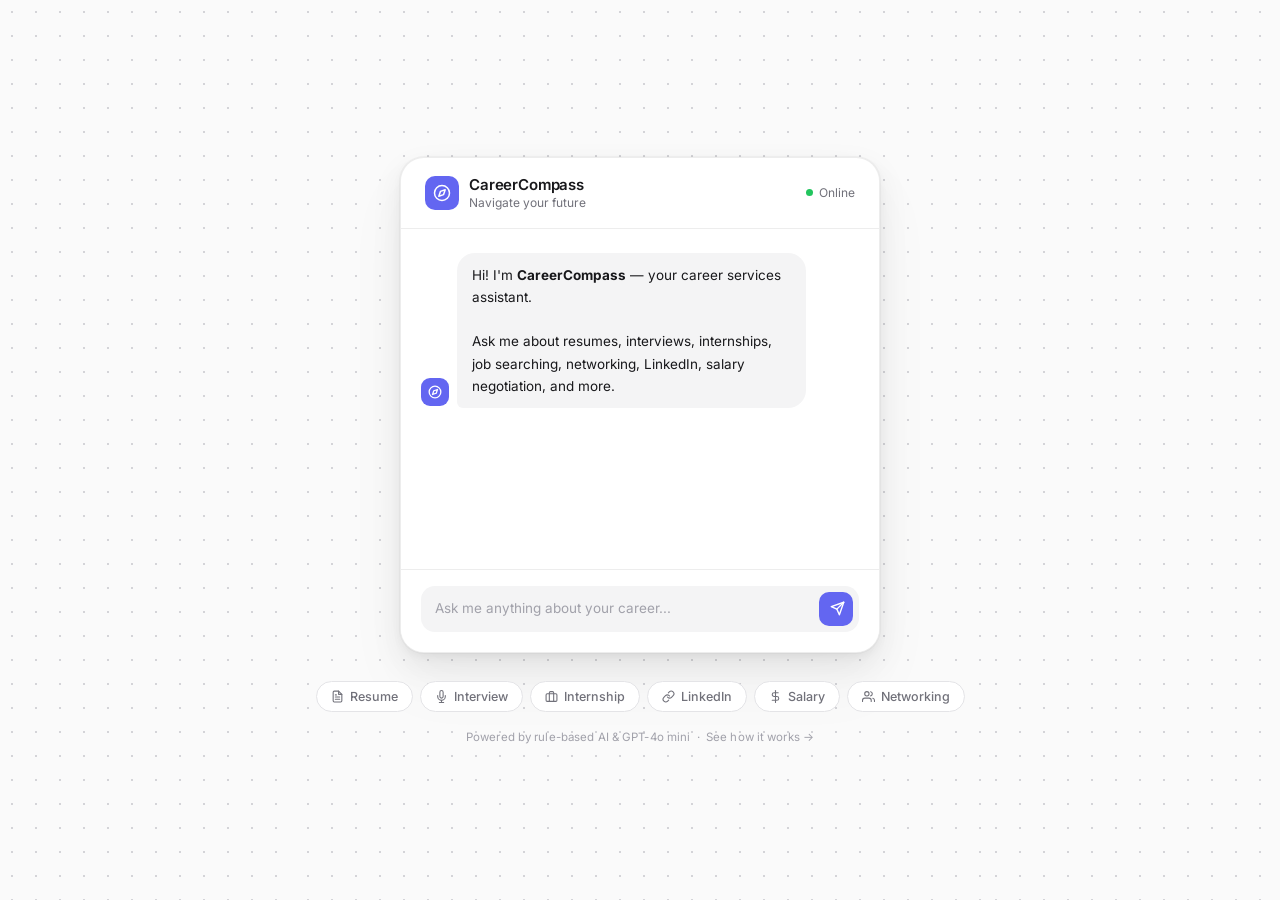
<file: templates/index.html>
<!DOCTYPE html>
<html lang="en">
<head>
  <meta charset="UTF-8" />
  <meta name="viewport" content="width=device-width, initial-scale=1.0" />
  <title>CareerCompass</title>
  <link rel="stylesheet" href="/static/style.css" />
</head>
<body>

  <!-- Chat Card -->
  <div class="chat-card">

    <!-- Header -->
    <div class="chat-header">
      <div class="header-icon">
        <!-- Compass icon -->
        <svg viewBox="0 0 24 24">
          <circle cx="12" cy="12" r="10"/>
          <polygon points="16.24 7.76 14.12 14.12 7.76 16.24 9.88 9.88 16.24 7.76"/>
        </svg>
      </div>
      <div class="header-text">
        <h1>CareerCompass</h1>
        <p>Navigate your future</p>
      </div>
      <div class="header-status">
        <div class="status-dot"></div>
        Online
      </div>
    </div>

    <!-- Messages -->
    <div class="chat-messages" id="chat-messages">

      <!-- Welcome message -->
      <div class="message bot">
        <div class="avatar bot-avatar">
          <svg viewBox="0 0 24 24">
            <circle cx="12" cy="12" r="10"/>
            <polygon points="16.24 7.76 14.12 14.12 7.76 16.24 9.88 9.88 16.24 7.76"/>
          </svg>
        </div>
        <div class="bubble">
          Hi! I'm <strong>CareerCompass</strong> — your career services assistant.<br><br>
          Ask me about resumes, interviews, internships, job searching, networking, LinkedIn, salary negotiation, and more.
        </div>
      </div>

      <!-- Typing indicator (hidden by default) -->
      <div class="typing-indicator" id="typing-indicator">
        <div class="avatar bot-avatar">
          <svg viewBox="0 0 24 24">
            <circle cx="12" cy="12" r="10"/>
            <polygon points="16.24 7.76 14.12 14.12 7.76 16.24 9.88 9.88 16.24 7.76"/>
          </svg>
        </div>
        <div class="typing-bubble">
          <div class="typing-dot"></div>
          <div class="typing-dot"></div>
          <div class="typing-dot"></div>
        </div>
      </div>

    </div>

    <!-- Input -->
    <div class="chat-input-area">
      <div class="input-row">
        <textarea
          id="user-input"
          rows="1"
          placeholder="Ask me anything about your career..."
        ></textarea>
        <button id="send-btn" aria-label="Send">
          <!-- Send arrow -->
          <svg viewBox="0 0 24 24">
            <line x1="22" y1="2" x2="11" y2="13"/>
            <polygon points="22 2 15 22 11 13 2 9 22 2"/>
          </svg>
        </button>
      </div>
    </div>

  </div>

  <!-- Quick-start chips (below card) -->
  <div class="chips-row">
    <button class="chip" onclick="sendChip('How do I write a resume?')">
      <!-- Document icon -->
      <svg viewBox="0 0 24 24"><path d="M14 2H6a2 2 0 0 0-2 2v16a2 2 0 0 0 2 2h12a2 2 0 0 0 2-2V8z"/><polyline points="14 2 14 8 20 8"/><line x1="16" y1="13" x2="8" y2="13"/><line x1="16" y1="17" x2="8" y2="17"/><polyline points="10 9 9 9 8 9"/></svg>
      Resume
    </button>
    <button class="chip" onclick="sendChip('How do I prepare for a job interview?')">
      <!-- Mic icon -->
      <svg viewBox="0 0 24 24"><path d="M12 1a3 3 0 0 0-3 3v8a3 3 0 0 0 6 0V4a3 3 0 0 0-3-3z"/><path d="M19 10v2a7 7 0 0 1-14 0v-2"/><line x1="12" y1="19" x2="12" y2="23"/><line x1="8" y1="23" x2="16" y2="23"/></svg>
      Interview
    </button>
    <button class="chip" onclick="sendChip('How do I find an internship?')">
      <!-- Briefcase icon -->
      <svg viewBox="0 0 24 24"><rect x="2" y="7" width="20" height="14" rx="2" ry="2"/><path d="M16 21V5a2 2 0 0 0-2-2h-4a2 2 0 0 0-2 2v16"/></svg>
      Internship
    </button>
    <button class="chip" onclick="sendChip('How do I optimize my LinkedIn profile?')">
      <!-- Link icon -->
      <svg viewBox="0 0 24 24"><path d="M10 13a5 5 0 0 0 7.54.54l3-3a5 5 0 0 0-7.07-7.07l-1.72 1.71"/><path d="M14 11a5 5 0 0 0-7.54-.54l-3 3a5 5 0 0 0 7.07 7.07l1.71-1.71"/></svg>
      LinkedIn
    </button>
    <button class="chip" onclick="sendChip('How do I negotiate my salary?')">
      <!-- Dollar icon -->
      <svg viewBox="0 0 24 24"><line x1="12" y1="1" x2="12" y2="23"/><path d="M17 5H9.5a3.5 3.5 0 0 0 0 7h5a3.5 3.5 0 0 1 0 7H6"/></svg>
      Salary
    </button>
    <button class="chip" onclick="sendChip('How do I start networking?')">
      <!-- Users icon -->
      <svg viewBox="0 0 24 24"><path d="M17 21v-2a4 4 0 0 0-4-4H5a4 4 0 0 0-4 4v2"/><circle cx="9" cy="7" r="4"/><path d="M23 21v-2a4 4 0 0 0-3-3.87"/><path d="M16 3.13a4 4 0 0 1 0 7.75"/></svg>
      Networking
    </button>
  </div>

  <!-- Footer -->
  <p class="page-footer">
    Powered by rule-based AI &amp; GPT-4o mini &nbsp;·&nbsp;
    <a href="/visualizer" class="footer-link">See how it works →</a>
  </p>

  <script>
    const messagesEl = document.getElementById('chat-messages');
    const inputEl    = document.getElementById('user-input');
    const sendBtn    = document.getElementById('send-btn');
    const typingEl   = document.getElementById('typing-indicator');

    // Auto-resize textarea
    inputEl.addEventListener('input', () => {
      inputEl.style.height = 'auto';
      inputEl.style.height = Math.min(inputEl.scrollHeight, 80) + 'px';
    });

    // Enter to send, Shift+Enter for newline
    inputEl.addEventListener('keydown', (e) => {
      if (e.key === 'Enter' && !e.shiftKey) {
        e.preventDefault();
        sendMessage();
      }
    });

    sendBtn.addEventListener('click', sendMessage);

    function sendChip(text) {
      inputEl.value = text;
      sendMessage();
    }

    function appendMessage(role, text) {
      // Remove typing indicator before appending
      typingEl.classList.remove('visible');

      const wrapper = document.createElement('div');
      wrapper.className = `message ${role}`;

      const avatarSVG = `
        <svg viewBox="0 0 24 24">
          <circle cx="12" cy="12" r="10"/>
          <polygon points="16.24 7.76 14.12 14.12 7.76 16.24 9.88 9.88 16.24 7.76"/>
        </svg>`;

      const userAvatarSVG = `
        <svg viewBox="0 0 24 24">
          <path d="M20 21v-2a4 4 0 0 0-4-4H8a4 4 0 0 0-4 4v2"/>
          <circle cx="12" cy="7" r="4"/>
        </svg>`;

      if (role === 'bot') {
        wrapper.innerHTML = `
          <div class="avatar bot-avatar">${avatarSVG}</div>
          <div class="bubble">${escapeHtml(text)}</div>`;
      } else {
        wrapper.innerHTML = `
          <div class="avatar user-avatar">${userAvatarSVG}</div>
          <div class="bubble">${escapeHtml(text)}</div>`;
      }

      // Insert before typing indicator
      messagesEl.insertBefore(wrapper, typingEl);
      scrollToBottom();
    }

    function showTyping() {
      typingEl.classList.add('visible');
      scrollToBottom();
    }

    function scrollToBottom() {
      messagesEl.scrollTop = messagesEl.scrollHeight;
    }

    function escapeHtml(str) {
      return str
        .replace(/&/g, '&amp;')
        .replace(/</g, '&lt;')
        .replace(/>/g, '&gt;')
        .replace(/\n/g, '<br>');
    }

    async function sendMessage() {
      const text = inputEl.value.trim();
      if (!text) return;

      // Clear input
      inputEl.value = '';
      inputEl.style.height = 'auto';

      // Show user message
      appendMessage('user', text);

      // Show typing indicator
      showTyping();

      try {
        const res = await fetch('/chat', {
          method: 'POST',
          headers: { 'Content-Type': 'application/json' },
          body: JSON.stringify({ message: text }),
        });
        const data = await res.json();
        appendMessage('bot', data.response);
      } catch {
        appendMessage('bot', 'Sorry, something went wrong. Please try again.');
      }
    }
  </script>

</body>
</html>
</file>
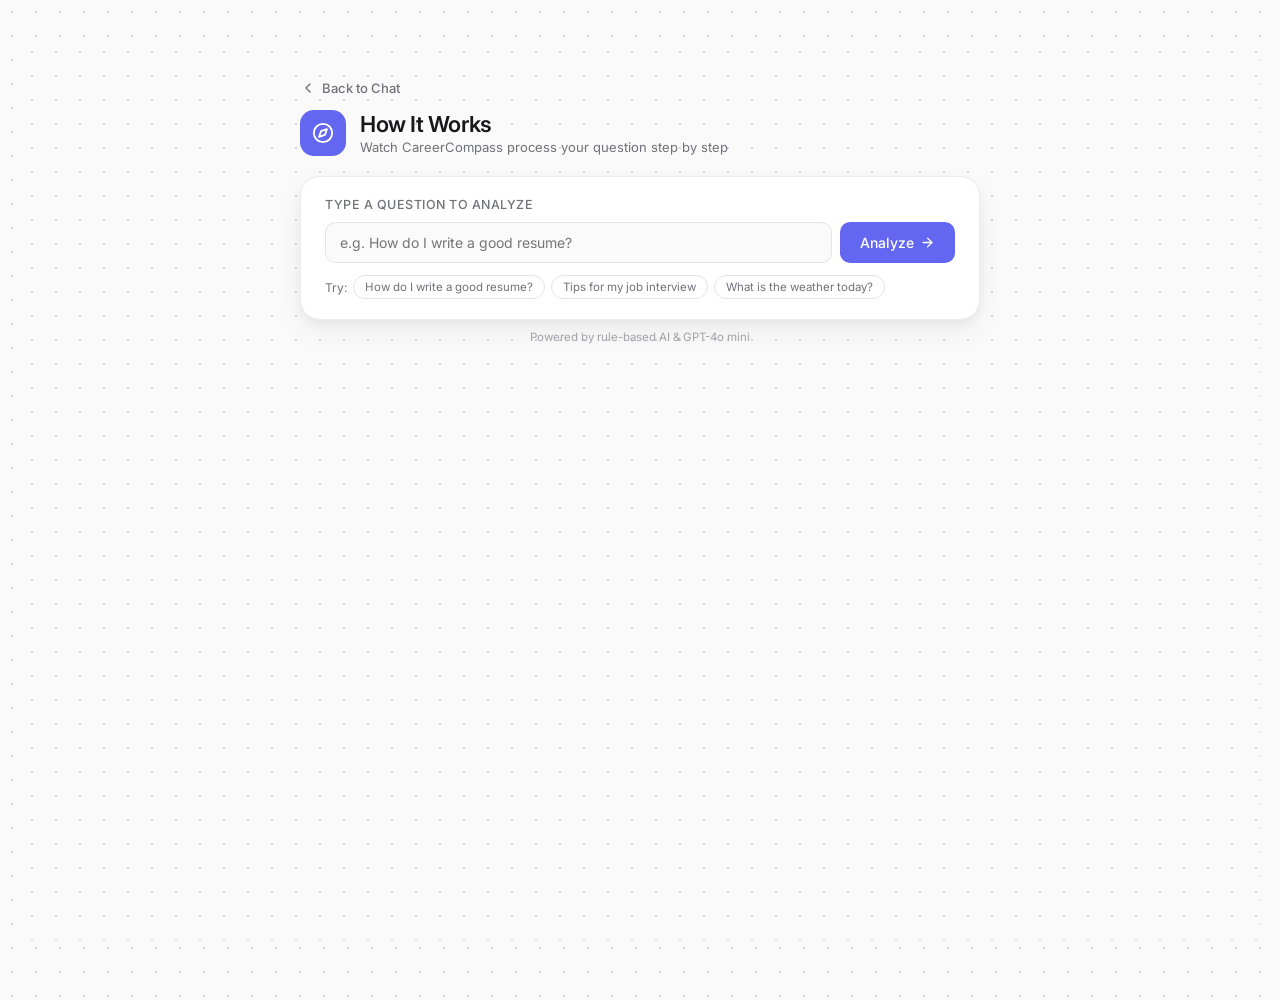
<file: templates/visualizer.html>
<!DOCTYPE html>
<html lang="en">
<head>
  <meta charset="UTF-8" />
  <meta name="viewport" content="width=device-width, initial-scale=1.0" />
  <title>How It Works — CareerCompass</title>
  <link rel="stylesheet" href="/static/visualizer.css" />
</head>
<body>

  <div class="viz-wrap">

    <!-- Header -->
    <div>
      <a href="/" class="back-link">
        <svg viewBox="0 0 24 24"><polyline points="15 18 9 12 15 6"/></svg>
        Back to Chat
      </a>
      <div class="viz-title-group">
        <div class="viz-logo">
          <svg viewBox="0 0 24 24"><circle cx="12" cy="12" r="10"/><polygon points="16.24 7.76 14.12 14.12 7.76 16.24 9.88 9.88 16.24 7.76"/></svg>
        </div>
        <div>
          <h1>How It Works</h1>
          <p>Watch CareerCompass process your question step by step</p>
        </div>
      </div>
    </div>

    <!-- Input card -->
    <div class="input-card">
      <label for="query-input">Type a question to analyze</label>
      <div class="input-row">
        <input type="text" id="query-input" placeholder="e.g. How do I write a good resume?" autocomplete="off" />
        <button id="analyze-btn">
          Analyze
          <svg viewBox="0 0 24 24"><line x1="5" y1="12" x2="19" y2="12"/><polyline points="12 5 19 12 12 19"/></svg>
        </button>
      </div>
      <div class="quick-examples">
        <span>Try:</span>
        <button class="ex-chip" onclick="runExample('How do I write a good resume?')">How do I write a good resume?</button>
        <button class="ex-chip" onclick="runExample('Tips for my job interview')">Tips for my job interview</button>
        <button class="ex-chip" onclick="runExample('What is the weather today?')">What is the weather today?</button>
      </div>
    </div>

    <!-- Loading -->
    <div class="loading-state" id="loading" style="display:none">
      <div class="spinner"></div>
      <span>Analyzing your input...</span>
    </div>

    <!-- Pipeline (hidden until first analysis) -->
    <div id="pipeline" style="display:none">

      <!-- Stage 1 -->
      <div class="stage" id="stage-1">
        <div class="stage-label">
          <span class="stage-num">1</span>
          <span>Raw Input</span>
        </div>
        <div class="stage-content" id="s1-content"></div>
      </div>

      <div class="stage-arrow" id="arrow-1">
        <div class="arrow-line"></div>
        <div class="arrow-label">lowercase + strip punctuation</div>
        <div class="arrow-tip">↓</div>
      </div>

      <!-- Stage 2 -->
      <div class="stage" id="stage-2">
        <div class="stage-label">
          <span class="stage-num">2</span>
          <span>Tokenization</span>
          <code>word_tokenize()</code>
        </div>
        <div class="stage-content" id="s2-content"></div>
      </div>

      <div class="stage-arrow" id="arrow-2">
        <div class="arrow-line"></div>
        <div class="arrow-label">flag stopwords &amp; short words</div>
        <div class="arrow-tip">↓</div>
      </div>

      <!-- Stage 3 -->
      <div class="stage" id="stage-3">
        <div class="stage-label">
          <span class="stage-num">3</span>
          <span>Stopword Removal</span>
        </div>
        <div class="stage-content" id="s3-content"></div>
        <div class="stage-legend">
          <span class="legend-item kept">Kept</span>
          <span class="legend-item stopword">Stopword (removed)</span>
          <span class="legend-item short">Too short (removed)</span>
        </div>
      </div>

      <div class="stage-arrow" id="arrow-3">
        <div class="arrow-line"></div>
        <div class="arrow-label">PorterStemmer — strip suffixes to root form</div>
        <div class="arrow-tip">↓</div>
      </div>

      <!-- Stage 4 -->
      <div class="stage" id="stage-4">
        <div class="stage-label">
          <span class="stage-num">4</span>
          <span>Stemming</span>
          <code>PorterStemmer()</code>
        </div>
        <div class="stage-content" id="s4-content"></div>
      </div>

      <div class="stage-arrow" id="arrow-4">
        <div class="arrow-line"></div>
        <div class="arrow-label">count overlapping stems per intent</div>
        <div class="arrow-tip">↓</div>
      </div>

      <!-- Stage 5 -->
      <div class="stage" id="stage-5">
        <div class="stage-label">
          <span class="stage-num">5</span>
          <span>Intent Scoring</span>
        </div>
        <div class="stage-content" id="s5-content"></div>
      </div>

      <div class="stage-arrow" id="arrow-5">
        <div class="arrow-line"></div>
        <div class="arrow-label">select highest-scoring intent</div>
        <div class="arrow-tip">↓</div>
      </div>

      <!-- Stage 6 -->
      <div class="stage" id="stage-6">
        <div class="stage-label">
          <span class="stage-num">6</span>
          <span>Output</span>
        </div>
        <div class="stage-content" id="s6-content"></div>
      </div>

    </div>

  </div>

  <p class="page-footer">Powered by rule-based AI &amp; GPT-4o mini</p>

  <script>
    const queryInput  = document.getElementById('query-input');
    const analyzeBtn  = document.getElementById('analyze-btn');
    const loadingEl   = document.getElementById('loading');
    const pipelineEl  = document.getElementById('pipeline');

    const stageIds = ['stage-1','stage-2','stage-3','stage-4','stage-5','stage-6'];
    const arrowIds = ['arrow-1','arrow-2','arrow-3','arrow-4','arrow-5'];

    // Timing (ms) each element becomes visible
    const STAGE_DELAYS = [150, 650, 1200, 1750, 2300, 3050];
    const ARROW_DELAYS = [400, 950, 1500, 2050, 2700];
    const BAR_DELAY    = 2600; // after stage-5 appears

    analyzeBtn.addEventListener('click', analyze);
    queryInput.addEventListener('keydown', e => { if (e.key === 'Enter') analyze(); });

    function runExample(text) {
      queryInput.value = text;
      analyze();
    }

    function fmt(name) {
      return name.split('_').map(w => w[0].toUpperCase() + w.slice(1)).join(' ');
    }

    function esc(str) {
      return String(str)
        .replace(/&/g, '&amp;')
        .replace(/</g, '&lt;')
        .replace(/>/g, '&gt;')
        .replace(/"/g, '&quot;');
    }

    function reset() {
      stageIds.forEach(id => document.getElementById(id).classList.remove('stage--active'));
      arrowIds.forEach(id => document.getElementById(id).classList.remove('stage--active'));
      document.querySelectorAll('.score-bar-fill').forEach(b => { b.style.width = '0'; });
    }

    async function analyze() {
      const query = queryInput.value.trim();
      if (!query) return;

      reset();
      pipelineEl.style.display = 'none';
      loadingEl.style.display  = 'flex';
      analyzeBtn.disabled = true;

      try {
        const res  = await fetch('/analyze', {
          method: 'POST',
          headers: { 'Content-Type': 'application/json' },
          body: JSON.stringify({ message: query }),
        });
        const data = await res.json();

        if (data.error) {
          loadingEl.style.display = 'none';
          analyzeBtn.disabled = false;
          alert(data.error);
          return;
        }

        buildStage1(data);
        buildStage2(data);
        buildStage3(data);
        buildStage4(data);
        buildStage5(data);
        buildStage6(data);

        loadingEl.style.display = 'none';
        pipelineEl.style.display = 'flex';
        pipelineEl.style.flexDirection = 'column';
        analyzeBtn.disabled = false;

        // Reveal stages one by one
        stageIds.forEach((id, i) => {
          setTimeout(() => document.getElementById(id).classList.add('stage--active'), STAGE_DELAYS[i]);
        });
        arrowIds.forEach((id, i) => {
          setTimeout(() => document.getElementById(id).classList.add('stage--active'), ARROW_DELAYS[i]);
        });

        // Animate score bars after stage-5 appears
        setTimeout(() => {
          document.querySelectorAll('.score-bar-fill').forEach(bar => {
            bar.style.width = (bar.dataset.pct || 0) + '%';
          });
        }, BAR_DELAY);

        // Scroll to pipeline
        setTimeout(() => pipelineEl.scrollIntoView({ behavior: 'smooth', block: 'start' }), 80);

      } catch (err) {
        loadingEl.style.display = 'none';
        analyzeBtn.disabled = false;
        alert('Something went wrong. Is the server running?');
      }
    }

    /* ── Stage builders ── */

    function buildStage1(data) {
      document.getElementById('s1-content').innerHTML =
        `<div class="raw-input-box">"${esc(data.raw)}"</div>`;
    }

    function buildStage2(data) {
      const chips = data.token_info
        .map(t => `<span class="token plain">${esc(t.word)}</span>`)
        .join('');
      document.getElementById('s2-content').innerHTML =
        `<div class="token-wrap">${chips || '<em class="no-tokens-msg">No tokens found</em>'}</div>`;
    }

    function buildStage3(data) {
      const chips = data.token_info
        .map(t => `<span class="token ${esc(t.status)}">${esc(t.word)}</span>`)
        .join('');
      document.getElementById('s3-content').innerHTML =
        `<div class="token-wrap">${chips || '<em class="no-tokens-msg">No tokens</em>'}</div>`;
    }

    function buildStage4(data) {
      if (!data.stem_pairs.length) {
        document.getElementById('s4-content').innerHTML =
          '<p class="no-tokens-msg">No tokens survived — all words were stopwords or too short.</p>';
        return;
      }
      const pairs = data.stem_pairs.map(p => `
        <div class="stem-pair">
          <span class="stem-original">${esc(p.word)}</span>
          <span class="stem-arrow-icon">→</span>
          <span class="stem-result">${esc(p.stem)}</span>
        </div>`).join('');
      document.getElementById('s4-content').innerHTML =
        `<div class="stem-grid">${pairs}</div>`;
    }

    function buildStage5(data) {
      const maxScore = Math.max(1, ...data.scores.map(s => s.score));
      const winnerName = data.winner ? data.winner.name : null;

      // Show all intents with score > 0; pad with zero-score intents up to 6 rows total
      const positive = data.scores.filter(s => s.score > 0);
      const zeros    = data.scores.filter(s => s.score === 0).slice(0, Math.max(0, 6 - positive.length));
      const display  = [...positive, ...zeros];
      const hidden   = data.scores.length - display.length;

      const rows = display.map(s => {
        const pct      = Math.round((s.score / maxScore) * 100);
        const isWinner = s.name === winnerName && s.score > 0;
        const badge    = isWinner ? '<span class="score-winner-badge">✓ Winner</span>' : '';
        return `
          <div class="score-row${isWinner ? ' winner' : ''}">
            <span class="score-name">${esc(fmt(s.name))}</span>
            <div class="score-bar-track">
              <div class="score-bar-fill${isWinner ? ' winner' : ''}" data-pct="${pct}"></div>
            </div>
            <span class="score-num">${s.score}</span>
            ${badge}
          </div>`;
      }).join('');

      const note = hidden > 0
        ? `<p class="score-more-note">+ ${hidden} more intent${hidden > 1 ? 's' : ''} with score 0</p>`
        : '';

      document.getElementById('s5-content').innerHTML =
        `<div class="score-list">${rows}</div>${note}`;
    }

    function buildStage6(data) {
      let html = '';

      if (!data.used_fallback && data.winner) {
        html += `
          <div class="output-winner">
            <div class="output-winner-icon">✓</div>
            <div>
              <div class="output-winner-name">${esc(fmt(data.winner.name))}</div>
              <div class="output-winner-score">Score: ${data.winner.score} keyword match${data.winner.score !== 1 ? 'es' : ''}</div>
            </div>
          </div>`;
        html += `<div class="response-label">Response pool — one picked at random:</div>`;
        html += `<div class="response-pool">`;
        data.response_pool.forEach(r => {
          const chosen = r === data.chosen_response;
          html += `<div class="response-option${chosen ? ' chosen' : ''}">`;
          if (chosen) html += `<span class="chosen-label">▶ Randomly chosen</span>`;
          html += `${esc(r)}</div>`;
        });
        html += `</div>`;
      } else {
        html += `
          <div class="output-fallback-box">
            <strong>No intent matched (score = 0)</strong>
            None of the stems in your input overlapped with any intent's keywords.
            The chatbot routes this to the OpenAI GPT-4o mini API for a smarter response.
          </div>`;
        html += `<div class="response-label">Static fallback (shown if API is unavailable):</div>`;
        html += `<div class="response-pool">
          <div class="response-option chosen">
            <span class="chosen-label">▶ Would be shown</span>${esc(data.chosen_response)}
          </div></div>`;
      }

      document.getElementById('s6-content').innerHTML = html;
    }
  </script>

</body>
</html>
</file>
<file: static/style.css>
@import url('https://fonts.googleapis.com/css2?family=Inter:wght@400;500;600&display=swap');

*, *::before, *::after {
  box-sizing: border-box;
  margin: 0;
  padding: 0;
}

:root {
  --indigo: #6366f1;
  --indigo-light: #eef2ff;
  --indigo-hover: #4f46e5;
  --text-primary: #18181b;
  --text-secondary: #71717a;
  --border: rgba(0, 0, 0, 0.07);
  --bubble-bot: #f4f4f5;
  --white: #ffffff;
  --radius-card: 24px;
  --radius-bubble: 18px;
}

html, body {
  height: 100%;
  font-family: 'Inter', -apple-system, BlinkMacSystemFont, sans-serif;
  background-color: #fafafa;
  background-image: radial-gradient(circle, #d4d4d8 1px, transparent 1px);
  background-size: 24px 24px;
  display: flex;
  flex-direction: column;
  align-items: center;
  justify-content: center;
  min-height: 100vh;
  padding: 40px 20px;
  color: var(--text-primary);
  -webkit-font-smoothing: antialiased;
}

/* ── Page entrance animation ── */
@keyframes pageIn {
  from { opacity: 0; transform: translateY(16px) scale(0.98); }
  to   { opacity: 1; transform: translateY(0) scale(1); }
}

/* ── Card ── */
.chat-card {
  width: 100%;
  max-width: 480px;
  background: var(--white);
  border-radius: var(--radius-card);
  border: 1px solid var(--border);
  box-shadow:
    0 0 0 1px rgba(0,0,0,0.03),
    0 4px 8px rgba(0,0,0,0.04),
    0 12px 32px rgba(0,0,0,0.07),
    0 32px 64px rgba(0,0,0,0.04);
  display: flex;
  flex-direction: column;
  overflow: hidden;
  animation: pageIn 0.45s cubic-bezier(0.22, 1, 0.36, 1) both;
}

/* ── Header ── */
.chat-header {
  display: flex;
  align-items: center;
  gap: 10px;
  padding: 18px 24px;
  border-bottom: 1px solid var(--border);
}

.header-icon {
  width: 34px;
  height: 34px;
  background: var(--indigo);
  border-radius: 10px;
  display: flex;
  align-items: center;
  justify-content: center;
  flex-shrink: 0;
}

.header-icon svg {
  width: 18px;
  height: 18px;
  color: white;
  fill: none;
  stroke: currentColor;
  stroke-width: 2;
  stroke-linecap: round;
  stroke-linejoin: round;
}

.header-text h1 {
  font-size: 15px;
  font-weight: 600;
  letter-spacing: -0.01em;
  color: var(--text-primary);
  line-height: 1.2;
}

.header-text p {
  font-size: 12px;
  color: var(--text-secondary);
  margin-top: 1px;
}

.header-status {
  margin-left: auto;
  display: flex;
  align-items: center;
  gap: 6px;
  font-size: 12px;
  color: var(--text-secondary);
}

.status-dot {
  width: 7px;
  height: 7px;
  border-radius: 50%;
  background: #22c55e;
  animation: pulse-dot 2s ease-in-out infinite;
}

@keyframes pulse-dot {
  0%, 100% { opacity: 1; }
  50%       { opacity: 0.5; }
}

/* ── Messages area ── */
.chat-messages {
  flex: 1;
  overflow-y: auto;
  padding: 24px 20px;
  display: flex;
  flex-direction: column;
  gap: 14px;
  min-height: 340px;
  max-height: 400px;
  scroll-behavior: smooth;
}

.chat-messages::-webkit-scrollbar { width: 4px; }
.chat-messages::-webkit-scrollbar-track { background: transparent; }
.chat-messages::-webkit-scrollbar-thumb { background: #e4e4e7; border-radius: 4px; }

/* ── Message entrance animation ── */
@keyframes msgIn {
  from { opacity: 0; transform: translateY(10px); }
  to   { opacity: 1; transform: translateY(0); }
}

.message {
  display: flex;
  gap: 8px;
  align-items: flex-end;
  animation: msgIn 0.28s cubic-bezier(0.22, 1, 0.36, 1) both;
  max-width: 88%;
}

.message.user {
  align-self: flex-end;
  flex-direction: row-reverse;
}

.message.bot {
  align-self: flex-start;
}

/* ── Avatars ── */
.avatar {
  width: 28px;
  height: 28px;
  border-radius: 9px;
  display: flex;
  align-items: center;
  justify-content: center;
  flex-shrink: 0;
  margin-bottom: 2px;
}

.avatar.bot-avatar {
  background: var(--indigo);
}

.avatar.bot-avatar svg {
  width: 14px;
  height: 14px;
  color: white;
  fill: none;
  stroke: currentColor;
  stroke-width: 2.2;
  stroke-linecap: round;
  stroke-linejoin: round;
}

.avatar.user-avatar {
  background: #e4e4e7;
}

.avatar.user-avatar svg {
  width: 14px;
  height: 14px;
  color: #71717a;
  fill: none;
  stroke: currentColor;
  stroke-width: 2;
  stroke-linecap: round;
  stroke-linejoin: round;
}

/* ── Bubbles ── */
.bubble {
  padding: 11px 15px;
  font-size: 13.5px;
  line-height: 1.65;
  border-radius: var(--radius-bubble);
  max-width: 100%;
  word-break: break-word;
}

.message.bot .bubble {
  background: var(--bubble-bot);
  color: var(--text-primary);
  border-bottom-left-radius: 6px;
}

.message.user .bubble {
  background: var(--indigo);
  color: white;
  border-bottom-right-radius: 6px;
}

/* ── Typing indicator ── */
.typing-indicator {
  display: none;
  align-self: flex-start;
  gap: 8px;
  align-items: flex-end;
  animation: msgIn 0.28s cubic-bezier(0.22, 1, 0.36, 1) both;
}

.typing-indicator.visible {
  display: flex;
}

.typing-bubble {
  background: var(--bubble-bot);
  border-radius: var(--radius-bubble);
  border-bottom-left-radius: 6px;
  padding: 13px 16px;
  display: flex;
  gap: 5px;
  align-items: center;
}

.typing-dot {
  width: 6px;
  height: 6px;
  border-radius: 50%;
  background: #a1a1aa;
  animation: typingPulse 1.2s ease-in-out infinite;
}

.typing-dot:nth-child(1) { animation-delay: 0s; }
.typing-dot:nth-child(2) { animation-delay: 0.2s; }
.typing-dot:nth-child(3) { animation-delay: 0.4s; }

@keyframes typingPulse {
  0%, 60%, 100% { transform: scale(1);   opacity: 0.4; }
  30%           { transform: scale(1.5); opacity: 1;   }
}

/* ── Input area ── */
.chat-input-area {
  padding: 16px 20px 20px;
  border-top: 1px solid var(--border);
  background: var(--white);
}

.input-row {
  display: flex;
  align-items: center;
  gap: 8px;
  background: #f4f4f5;
  border-radius: 14px;
  padding: 6px 6px 6px 14px;
  transition: box-shadow 0.2s ease, background 0.2s ease;
}

.input-row:focus-within {
  background: var(--white);
  box-shadow: 0 0 0 2px var(--indigo);
}

#user-input {
  flex: 1;
  border: none;
  background: transparent;
  font-family: inherit;
  font-size: 13.5px;
  color: var(--text-primary);
  outline: none;
  resize: none;
  line-height: 1.5;
  max-height: 80px;
  overflow-y: auto;
  padding: 4px 0;
}

#user-input::placeholder { color: #a1a1aa; }

#send-btn {
  width: 34px;
  height: 34px;
  border-radius: 10px;
  background: var(--indigo);
  border: none;
  cursor: pointer;
  display: flex;
  align-items: center;
  justify-content: center;
  flex-shrink: 0;
  transition: background 0.15s ease, transform 0.15s ease, box-shadow 0.15s ease;
}

#send-btn:hover {
  background: var(--indigo-hover);
  transform: scale(1.06);
  box-shadow: 0 4px 12px rgba(99, 102, 241, 0.4);
}

#send-btn:active { transform: scale(0.97); }

#send-btn svg {
  width: 15px;
  height: 15px;
  color: white;
  fill: none;
  stroke: currentColor;
  stroke-width: 2.2;
  stroke-linecap: round;
  stroke-linejoin: round;
  transform: translateX(1px);
}

/* ── Quick chips ── */
.chips-row {
  display: flex;
  flex-wrap: wrap;
  gap: 7px;
  margin-top: 28px;
  justify-content: center;
  animation: pageIn 0.5s 0.15s cubic-bezier(0.22, 1, 0.36, 1) both;
}

.chip {
  background: var(--white);
  border: 1px solid #e4e4e7;
  border-radius: 999px;
  padding: 7px 14px;
  font-size: 12.5px;
  font-family: inherit;
  color: var(--text-secondary);
  cursor: pointer;
  transition: all 0.18s ease;
  display: flex;
  align-items: center;
  gap: 6px;
  font-weight: 500;
}

.chip svg {
  width: 13px;
  height: 13px;
  flex-shrink: 0;
  stroke: currentColor;
  fill: none;
  stroke-width: 2;
  stroke-linecap: round;
  stroke-linejoin: round;
}

.chip:hover {
  background: var(--indigo-light);
  border-color: #c7d2fe;
  color: var(--indigo);
  transform: translateY(-2px);
  box-shadow: 0 4px 12px rgba(99, 102, 241, 0.12);
}

.chip:active { transform: translateY(0); }

/* ── Footer tagline ── */
.page-footer {
  margin-top: 18px;
  font-size: 11.5px;
  color: #a1a1aa;
  letter-spacing: 0.01em;
  animation: pageIn 0.5s 0.25s cubic-bezier(0.22, 1, 0.36, 1) both;
}

.footer-link {
  color: #a1a1aa;
  text-decoration: none;
  transition: color 0.15s;
}

.footer-link:hover { color: var(--indigo); }
</file>
<file: static/visualizer.css>
@import url('https://fonts.googleapis.com/css2?family=Inter:wght@400;500;600&display=swap');

*, *::before, *::after { box-sizing: border-box; margin: 0; padding: 0; }

:root {
  --indigo: #6366f1;
  --indigo-light: #eef2ff;
  --indigo-hover: #4f46e5;
  --text-primary: #18181b;
  --text-secondary: #71717a;
  --border: rgba(0, 0, 0, 0.07);
  --white: #ffffff;
  --radius-card: 20px;
  --green: #22c55e;
  --green-light: #f0fdf4;
  --red: #ef4444;
  --red-light: #fef2f2;
  --amber-light: #fffbeb;
}

html, body {
  font-family: 'Inter', -apple-system, BlinkMacSystemFont, sans-serif;
  background-color: #fafafa;
  background-image: radial-gradient(circle, #d4d4d8 1px, transparent 1px);
  background-size: 24px 24px;
  min-height: 100vh;
  color: var(--text-primary);
  -webkit-font-smoothing: antialiased;
  padding: 40px 20px 60px;
}

/* ── Wrap ── */
.viz-wrap {
  max-width: 680px;
  margin: 0 auto;
  display: flex;
  flex-direction: column;
  gap: 20px;
}

/* ── Header ── */
.back-link {
  display: inline-flex;
  align-items: center;
  gap: 6px;
  font-size: 13px;
  font-weight: 500;
  color: var(--text-secondary);
  text-decoration: none;
  margin-bottom: 14px;
  transition: color 0.15s;
}
.back-link svg {
  width: 16px; height: 16px;
  stroke: currentColor; fill: none;
  stroke-width: 2; stroke-linecap: round; stroke-linejoin: round;
}
.back-link:hover { color: var(--indigo); }

.viz-title-group {
  display: flex;
  align-items: center;
  gap: 14px;
}
.viz-logo {
  width: 46px; height: 46px;
  background: var(--indigo);
  border-radius: 14px;
  display: flex; align-items: center; justify-content: center;
  flex-shrink: 0;
}
.viz-logo svg {
  width: 22px; height: 22px;
  stroke: white; fill: none;
  stroke-width: 2; stroke-linecap: round; stroke-linejoin: round;
}
.viz-title-group h1 {
  font-size: 22px; font-weight: 600;
  letter-spacing: -0.02em;
}
.viz-title-group p {
  font-size: 13px; color: var(--text-secondary);
  margin-top: 2px;
}

/* ── Input card ── */
.input-card {
  background: var(--white);
  border: 1px solid var(--border);
  border-radius: var(--radius-card);
  padding: 20px 24px;
  box-shadow: 0 4px 8px rgba(0,0,0,0.04), 0 12px 32px rgba(0,0,0,0.06);
}
.input-card label {
  display: block;
  font-size: 12.5px; font-weight: 500;
  color: var(--text-secondary);
  margin-bottom: 10px;
  text-transform: uppercase; letter-spacing: 0.04em;
}
.input-row { display: flex; gap: 8px; }

#query-input {
  flex: 1;
  padding: 11px 14px;
  border: 1px solid #e4e4e7;
  border-radius: 10px;
  font-family: inherit; font-size: 14px;
  color: var(--text-primary);
  outline: none;
  transition: border-color 0.2s, box-shadow 0.2s;
  background: #fafafa;
}
#query-input:focus {
  border-color: var(--indigo);
  box-shadow: 0 0 0 3px rgba(99,102,241,0.12);
  background: var(--white);
}

#analyze-btn {
  display: flex; align-items: center; gap: 6px;
  padding: 11px 20px;
  background: var(--indigo); color: white;
  border: none; border-radius: 10px;
  font-family: inherit; font-size: 14px; font-weight: 500;
  cursor: pointer; white-space: nowrap;
  transition: background 0.15s, transform 0.15s, box-shadow 0.15s;
}
#analyze-btn svg {
  width: 15px; height: 15px;
  stroke: currentColor; fill: none;
  stroke-width: 2.2; stroke-linecap: round; stroke-linejoin: round;
}
#analyze-btn:hover {
  background: var(--indigo-hover);
  box-shadow: 0 4px 14px rgba(99,102,241,0.4);
  transform: translateY(-1px);
}
#analyze-btn:active { transform: translateY(0); }
#analyze-btn:disabled { opacity: 0.55; cursor: not-allowed; transform: none; box-shadow: none; }

.quick-examples {
  display: flex; flex-wrap: wrap; align-items: center;
  gap: 6px; margin-top: 12px;
  font-size: 12px; color: var(--text-secondary);
}
.ex-chip {
  background: transparent; border: 1px solid #e4e4e7;
  border-radius: 999px; padding: 4px 11px;
  font-size: 11.5px; font-family: inherit;
  color: var(--text-secondary); cursor: pointer;
  transition: all 0.15s;
}
.ex-chip:hover {
  border-color: #c7d2fe;
  background: var(--indigo-light);
  color: var(--indigo);
}

/* ── Loading ── */
.loading-state {
  display: flex; align-items: center; gap: 10px;
  padding: 18px 24px;
  background: var(--white);
  border: 1px solid var(--border);
  border-radius: var(--radius-card);
  font-size: 13px; color: var(--text-secondary);
  box-shadow: 0 4px 8px rgba(0,0,0,0.04);
}
.spinner {
  width: 18px; height: 18px;
  border: 2px solid #e4e4e7;
  border-top-color: var(--indigo);
  border-radius: 50%;
  animation: spin 0.7s linear infinite;
  flex-shrink: 0;
}
@keyframes spin { to { transform: rotate(360deg); } }

/* ── Pipeline container ── */
#pipeline {
  display: flex;
  flex-direction: column;
  gap: 0;
}

/* ── Stage card ── */
.stage {
  background: var(--white);
  border: 1px solid var(--border);
  border-radius: var(--radius-card);
  box-shadow: 0 2px 8px rgba(0,0,0,0.04), 0 8px 24px rgba(0,0,0,0.05);
  overflow: hidden;
  opacity: 0;
  transform: translateY(22px);
  transition: opacity 0.45s ease, transform 0.45s ease;
}
.stage.stage--active {
  opacity: 1;
  transform: translateY(0);
}

.stage-label {
  display: flex; align-items: center; gap: 10px;
  padding: 14px 20px;
  border-bottom: 1px solid var(--border);
  font-size: 13.5px; font-weight: 600;
}
.stage-num {
  width: 26px; height: 26px;
  background: var(--indigo); color: white;
  border-radius: 8px;
  display: flex; align-items: center; justify-content: center;
  font-size: 12px; font-weight: 700;
  flex-shrink: 0;
}
.stage-label code {
  margin-left: auto;
  font-size: 11px;
  font-family: 'SFMono-Regular', Consolas, 'Courier New', monospace;
  background: var(--indigo-light); color: var(--indigo);
  padding: 3px 9px; border-radius: 6px; font-weight: 500;
}
.stage-content { padding: 18px 20px; }

.stage-legend {
  display: flex; flex-wrap: wrap; gap: 14px;
  padding: 0 20px 16px;
  font-size: 11.5px;
}
.legend-item {
  display: flex; align-items: center; gap: 6px;
  color: var(--text-secondary);
}
.legend-item::before {
  content: '';
  width: 11px; height: 11px;
  border-radius: 3px;
  flex-shrink: 0;
}
.legend-item.kept::before    { background: var(--indigo-light); border: 1px solid #c7d2fe; }
.legend-item.stopword::before { background: var(--red-light); border: 1px solid #fecaca; }
.legend-item.short::before   { background: #f4f4f5; border: 1px dashed #d4d4d8; }

/* ── Connector arrows ── */
.stage-arrow {
  display: flex; flex-direction: column; align-items: center;
  padding: 2px 0; gap: 4px;
  opacity: 0;
  transition: opacity 0.35s ease;
}
.stage-arrow.stage--active { opacity: 1; }

.arrow-line {
  width: 2px; height: 18px;
  background: linear-gradient(to bottom, #e4e4e7, var(--indigo));
}
.arrow-label {
  font-size: 10.5px; color: var(--text-secondary);
  background: #f4f4f5; padding: 2px 11px;
  border-radius: 999px; white-space: nowrap;
  border: 1px solid #e4e4e7;
}
.arrow-tip {
  font-size: 18px; color: var(--indigo);
  line-height: 1;
}

/* ── Stage 1: Raw Input ── */
.raw-input-box {
  background: #fafafa;
  border: 1px solid #e4e4e7;
  border-radius: 12px;
  padding: 14px 18px;
  font-size: 15px; font-style: italic;
  color: var(--text-primary);
  letter-spacing: -0.01em;
  line-height: 1.5;
}

/* ── Tokens (stages 2 & 3) ── */
.token-wrap { display: flex; flex-wrap: wrap; gap: 7px; }

.token {
  display: inline-flex; align-items: center;
  padding: 5px 11px; border-radius: 8px;
  font-size: 12.5px; font-weight: 500;
  font-family: 'SFMono-Regular', Consolas, 'Courier New', monospace;
}
.token.plain   { background: #f4f4f5; color: var(--text-primary); border: 1px solid #e4e4e7; }
.token.kept    { background: var(--indigo-light); color: #4338ca; border: 1px solid #c7d2fe; }
.token.stopword {
  background: var(--red-light); color: #b91c1c;
  border: 1px solid #fecaca;
  text-decoration: line-through; opacity: 0.75;
}
.token.short {
  background: #f4f4f5; color: #a1a1aa;
  border: 1px dashed #d4d4d8;
  text-decoration: line-through; opacity: 0.5;
}

/* ── Stage 4: Stem pairs ── */
.stem-grid { display: flex; flex-wrap: wrap; gap: 8px; }

.stem-pair {
  display: inline-flex; align-items: center; gap: 8px;
  background: #fafafa; border: 1px solid #e4e4e7;
  border-radius: 10px; padding: 8px 13px;
}
.stem-original {
  font-family: 'SFMono-Regular', Consolas, 'Courier New', monospace;
  font-size: 12.5px; color: var(--text-secondary);
}
.stem-arrow-icon { color: #d4d4d8; font-size: 15px; }
.stem-result {
  font-family: 'SFMono-Regular', Consolas, 'Courier New', monospace;
  font-size: 12.5px; font-weight: 600; color: var(--indigo);
  background: var(--indigo-light); padding: 2px 8px; border-radius: 5px;
}

.no-tokens-msg {
  font-size: 13px; color: var(--text-secondary); font-style: italic;
}

/* ── Stage 5: Score bars ── */
.score-list { display: flex; flex-direction: column; gap: 9px; }

.score-row {
  display: flex; align-items: center; gap: 10px;
}
.score-row.winner .score-name { color: var(--text-primary); font-weight: 600; }

.score-name {
  font-size: 12px; color: var(--text-secondary);
  width: 150px; flex-shrink: 0;
  text-align: right;
  white-space: nowrap; overflow: hidden; text-overflow: ellipsis;
}
.score-bar-track {
  flex: 1; height: 9px;
  background: #f4f4f5; border-radius: 99px; overflow: hidden;
}
.score-bar-fill {
  height: 100%; border-radius: 99px;
  background: #c7d2fe;
  width: 0;
  transition: width 0.9s cubic-bezier(0.22, 1, 0.36, 1);
}
.score-bar-fill.winner { background: var(--green); }

.score-num {
  font-size: 12px; color: var(--text-secondary);
  width: 18px; text-align: left;
  font-family: monospace;
}
.score-winner-badge {
  font-size: 11px; font-weight: 600;
  background: var(--green-light); color: #15803d;
  padding: 2px 9px; border-radius: 999px;
  white-space: nowrap;
}
.score-more-note {
  font-size: 11.5px; color: #a1a1aa; margin-top: 6px;
}

/* ── Stage 6: Output ── */
.output-winner {
  display: flex; align-items: center; gap: 12px;
  background: var(--green-light);
  border: 1px solid #bbf7d0;
  border-radius: 12px; padding: 13px 16px;
  margin-bottom: 16px;
}
.output-winner-icon {
  width: 30px; height: 30px;
  background: var(--green); border-radius: 9px;
  display: flex; align-items: center; justify-content: center;
  flex-shrink: 0; color: white; font-size: 15px;
}
.output-winner-name { font-weight: 600; font-size: 14.5px; color: #15803d; }
.output-winner-score { font-size: 12px; color: #16a34a; margin-top: 2px; }

.output-fallback-box {
  background: var(--amber-light);
  border: 1px solid #fde68a;
  border-radius: 12px; padding: 13px 16px;
  margin-bottom: 16px;
  font-size: 13px; color: #92400e; line-height: 1.6;
}
.output-fallback-box strong {
  display: block; margin-bottom: 4px; color: #78350f;
}

.response-label {
  font-size: 11px; font-weight: 600;
  text-transform: uppercase; letter-spacing: 0.06em;
  color: var(--text-secondary); margin-bottom: 9px;
}
.response-pool { display: flex; flex-direction: column; gap: 7px; }

.response-option {
  font-size: 12.5px; color: var(--text-secondary);
  background: #fafafa; border: 1px solid #e4e4e7;
  border-radius: 10px; padding: 9px 13px;
  line-height: 1.55; opacity: 0.55;
}
.response-option.chosen {
  opacity: 1;
  border-color: var(--indigo);
  background: var(--indigo-light);
  color: var(--text-primary);
}
.chosen-label {
  display: block;
  font-size: 10px; font-weight: 700;
  color: var(--indigo); margin-bottom: 5px;
  text-transform: uppercase; letter-spacing: 0.06em;
}

/* ── Footer ── */
.page-footer {
  text-align: center; font-size: 11.5px;
  color: #a1a1aa; margin-top: 10px;
}
</file>
